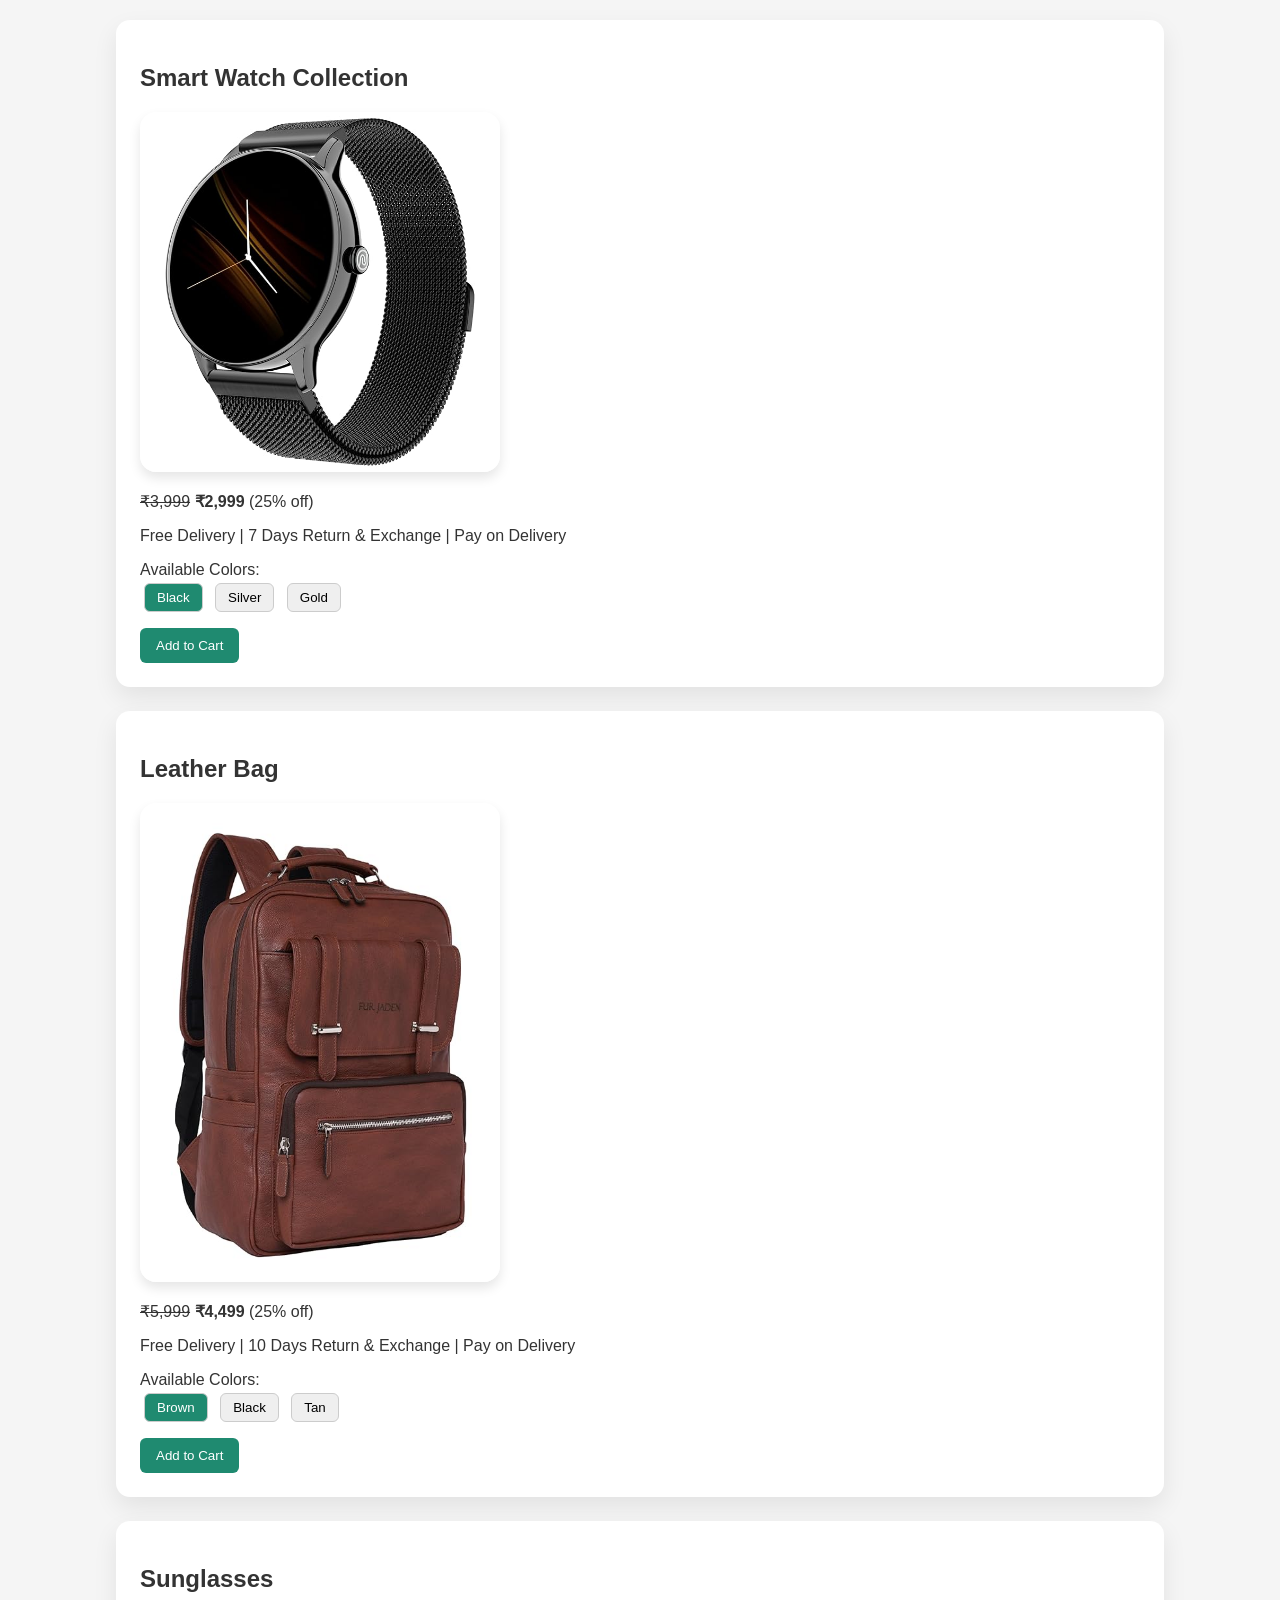
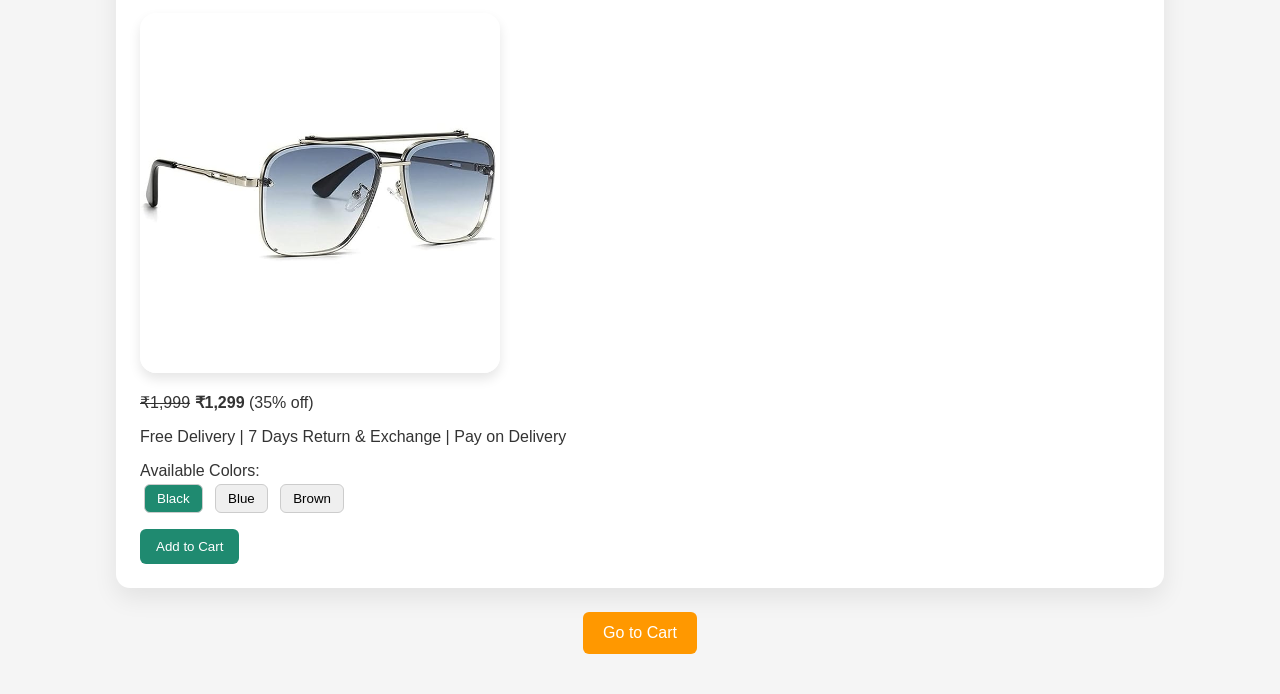
<file: accessories.html>
<!DOCTYPE html>
<html lang="en">
<head>
  <meta charset="UTF-8">
  <title>Accessories Collection</title>
  <link rel="icon" type="image/png" href="logo.png">
  <style>
    body {
      margin: 0;
      font-family: Arial, sans-serif;
      background: #f5f5f5;
      color: #333;
      padding: 20px;
    }
    .section {
      background: white;
      border-radius: 14px;
      box-shadow: 0 10px 24px rgba(0,0,0,0.08);
      padding: 24px;
      margin-bottom: 24px;
      max-width: 1000px;
      margin-left: auto;
      margin-right: auto;
    }
    .product-image img {
      max-width: 360px;
      border-radius: 16px;
      box-shadow: 0 6px 12px rgba(0,0,0,0.1);
    }
    .color-btn {
      margin: 4px;
      padding: 6px 12px;
      border: 1px solid #ccc;
      border-radius: 6px;
      cursor: pointer;
    }
    .color-btn.selected {
      background: #1f8a70;
      color: white;
    }
    .add-btn {
      background: #1f8a70;
      color: white;
      border: none;
      padding: 10px 16px;
      border-radius: 6px;
      cursor: pointer;
      margin-top: 12px;
    }
    .add-btn:hover {
      background: #16624f;
    }
    .cart-btn {
      display: block;
      margin: 20px auto;
      background: #ff9800;
      color: white;
      border: none;
      padding: 12px 20px;
      border-radius: 6px;
      cursor: pointer;
      font-size: 16px;
    }
    .cart-btn:hover {
      background: #e68900;
    }
  </style>
</head>
<body>
  <section class="section">
    <h2>Smart Watch Collection</h2>
    <div class="product-image">
      <img id="watchImage" src="black-watch.jpg" alt="Smart Watch">
    </div>
    <p><span style="text-decoration:line-through;">₹3,999</span> <strong>₹2,999</strong> (25% off)</p>
    <p>Free Delivery | 7 Days Return & Exchange | Pay on Delivery</p>
    <div class="colors">
      <label>Available Colors:</label><br>
      <button class="color-btn selected" onclick="selectAccessoryColor(this, 'Black', 'black-watch.jpg')">Black</button>
      <button class="color-btn" onclick="selectAccessoryColor(this, 'Silver', 'silver-watch.jpg')">Silver</button>
      <button class="color-btn" onclick="selectAccessoryColor(this, 'Gold', 'gold-watch.jpg')">Gold</button>
    </div>
    <button class="add-btn" onclick="addAccessoryToCart('Smart Watch', 2999, 'watchImage')">Add to Cart</button>
  </section>

  <section class="section">
    <h2>Leather Bag</h2>
    <div class="product-image">
      <img id="bagImage" src="tan-color-bag.jpg" alt="Leather Bag">
    </div>
    <p><span style="text-decoration:line-through;">₹5,999</span> <strong>₹4,499</strong> (25% off)</p>
    <p>Free Delivery | 10 Days Return & Exchange | Pay on Delivery</p>
    <div class="colors">
      <label>Available Colors:</label><br>
      <button class="color-btn selected" onclick="selectAccessoryColor(this, 'Brown', 'brown-color-bag.jpg')">Brown</button>
      <button class="color-btn" onclick="selectAccessoryColor(this, 'Black', 'black-color-bag.jpg')">Black</button>
      <button class="color-btn" onclick="selectAccessoryColor(this, 'Tan', 'tan-color-bag.jpg')">Tan</button>
    </div>
    <button class="add-btn" onclick="addAccessoryToCart('Leather Bag', 4499, 'bagImage')">Add to Cart</button>
  </section>

  <section class="section">
    <h2>Sunglasses</h2>
    <div class="product-image">
      <img id="sunglassesImage" src="sun-glasses-blue.jpg" alt="Sunglasses">
    </div>
    <p><span style="text-decoration:line-through;">₹1,999</span> <strong>₹1,299</strong> (35% off)</p>
    <p>Free Delivery | 7 Days Return & Exchange | Pay on Delivery</p>
    <div class="colors">
      <label>Available Colors:</label><br>
      <button class="color-btn selected" onclick="selectAccessoryColor(this, 'Black', 'sun-glasses-black.jpg')">Black</button>
      <button class="color-btn" onclick="selectAccessoryColor(this, 'Blue', 'sun-glasses-blue.jpg')">Blue</button>
      <button class="color-btn" onclick="selectAccessoryColor(this, 'Brown', 'sun-glasses-brown.jpg')">Brown</button>
    </div>
    <button class="add-btn" onclick="addAccessoryToCart('Sunglasses', 1299, 'sunglassesImage')">Add to Cart</button>
  </section>

  <!-- Go to Cart button -->
  <button class="cart-btn" onclick="goToCart()">Go to Cart</button>

  <script>
    function selectAccessoryColor(button, color, imagePath) {
      let siblings = button.parentNode.querySelectorAll('.color-btn');
      siblings.forEach(btn => btn.classList.remove('selected'));
      button.classList.add('selected');

      let section = button.closest('.section');
      let img = section.querySelector('img');
      img.src = imagePath;
    }

    function addAccessoryToCart(productName, price, imageId) {
      let cart = JSON.parse(localStorage.getItem("cart")) || [];
      let section = event.target.closest('.section');

      let selectedColorBtn = section.querySelector('.color-btn.selected');
      let color = selectedColorBtn ? selectedColorBtn.textContent : null;

      let imageElement = document.getElementById(imageId);
      let imagePath = imageElement ? imageElement.src : "images/default.jpg";

      let existing = cart.find(item => item.name === productName && item.color === color);
      if (existing) {
        existing.quantity += 1;
      } else {
        cart.push({ name: productName, price: price, color: color, image: imagePath, quantity: 1 });
      }

      localStorage.setItem("cart", JSON.stringify(cart));
      alert(productName + " (" + color + ") added to cart for ₹" + price);
    }

    function goToCart() {
      window.location.href = "cart.html";
    }
  </script>
</body>
</html>
</file>
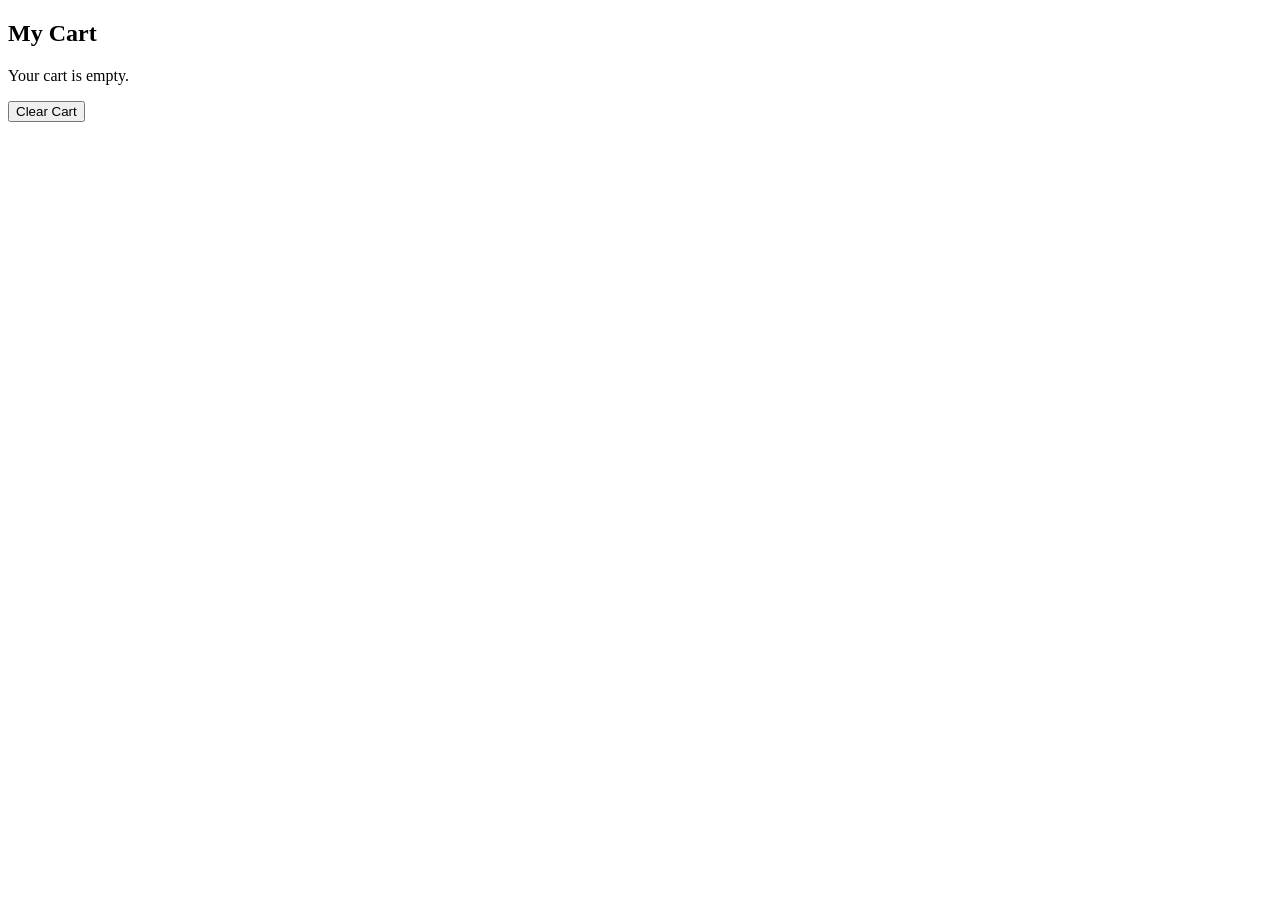
<file: cart.html>
<!DOCTYPE html>
<html lang="en">
<head>
  <meta charset="UTF-8">
  <title>Cart</title>
  <link rel="icon" type="image/png" href="public/images/logo.png">
</head>
<body>
  <h2>My Cart</h2>
  <section id="cartItems"></section>
  <p id="totalPrice"></p>
  <button onclick="clearCart()">Clear Cart</button>

  <script>
    function showCart() {
      let cart = JSON.parse(localStorage.getItem("cart")) || [];
      const cartItems = document.getElementById("cartItems");
      const totalPrice = document.getElementById("totalPrice");
      cartItems.innerHTML = "";
      let total = 0;

      if (cart.length === 0) {
        cartItems.innerHTML = "<p>Your cart is empty.</p>";
        totalPrice.innerHTML = "";
        return;
      }

      cart.forEach((item, index) => {
        let name = item.name || "Unknown Product";
        let price = item.price || 0;
        let quantity = item.quantity || 1;
        let image = item.image || "images/default.jpg";

        total += price * quantity;

        cartItems.innerHTML += `
          <div class="cart-item" style="display:flex;align-items:center;gap:15px;margin-bottom:10px;">
            <img src="${image}" alt="${name}" style="width:80px;height:80px;object-fit:cover;border-radius:6px;">
            <div>
              <p><strong>${name}</strong> - ₹${price}</p>
              <p>Quantity: ${quantity}</p>
              <button onclick="changeQuantity(${index}, 1)">+</button>
              <button onclick="changeQuantity(${index}, -1)">-</button>
              <button onclick="removeFromCart(${index})">Remove</button>
            </div>
          </div>
        `;
      });

      totalPrice.innerHTML = `<strong>Total: ₹${total}</strong>`;
    }

    function changeQuantity(index, delta) {
      let cart = JSON.parse(localStorage.getItem("cart")) || [];
      cart[index].quantity = (cart[index].quantity || 1) + delta;
      if (cart[index].quantity <= 0) {
        cart.splice(index, 1);
      }
      localStorage.setItem("cart", JSON.stringify(cart));
      showCart();
    }

    function removeFromCart(index) {
      let cart = JSON.parse(localStorage.getItem("cart")) || [];
      cart.splice(index, 1);
      localStorage.setItem("cart", JSON.stringify(cart));
      showCart();
    }

    function clearCart() {
      localStorage.removeItem("cart");
      showCart();
    }

    document.addEventListener("DOMContentLoaded", showCart);

    // ✅ Unified addToCart function
    function addToCart(productName, price, imagePath) {
      let cart = JSON.parse(localStorage.getItem("cart")) || [];
      let existing = cart.find(item => item.name === productName);

      if (existing) {
        existing.quantity += 1;
      } else {
        cart.push({
          name: productName,
          price: price,
          image: imagePath || "images/default.jpg",
          quantity: 1
        });
      }

      localStorage.setItem("cart", JSON.stringify(cart));
      alert(productName + " added to cart!");
    }



    function openCart() {
      window.location.href = "cart.html";
    }

    
  </script>
</body>
</html>
</file>
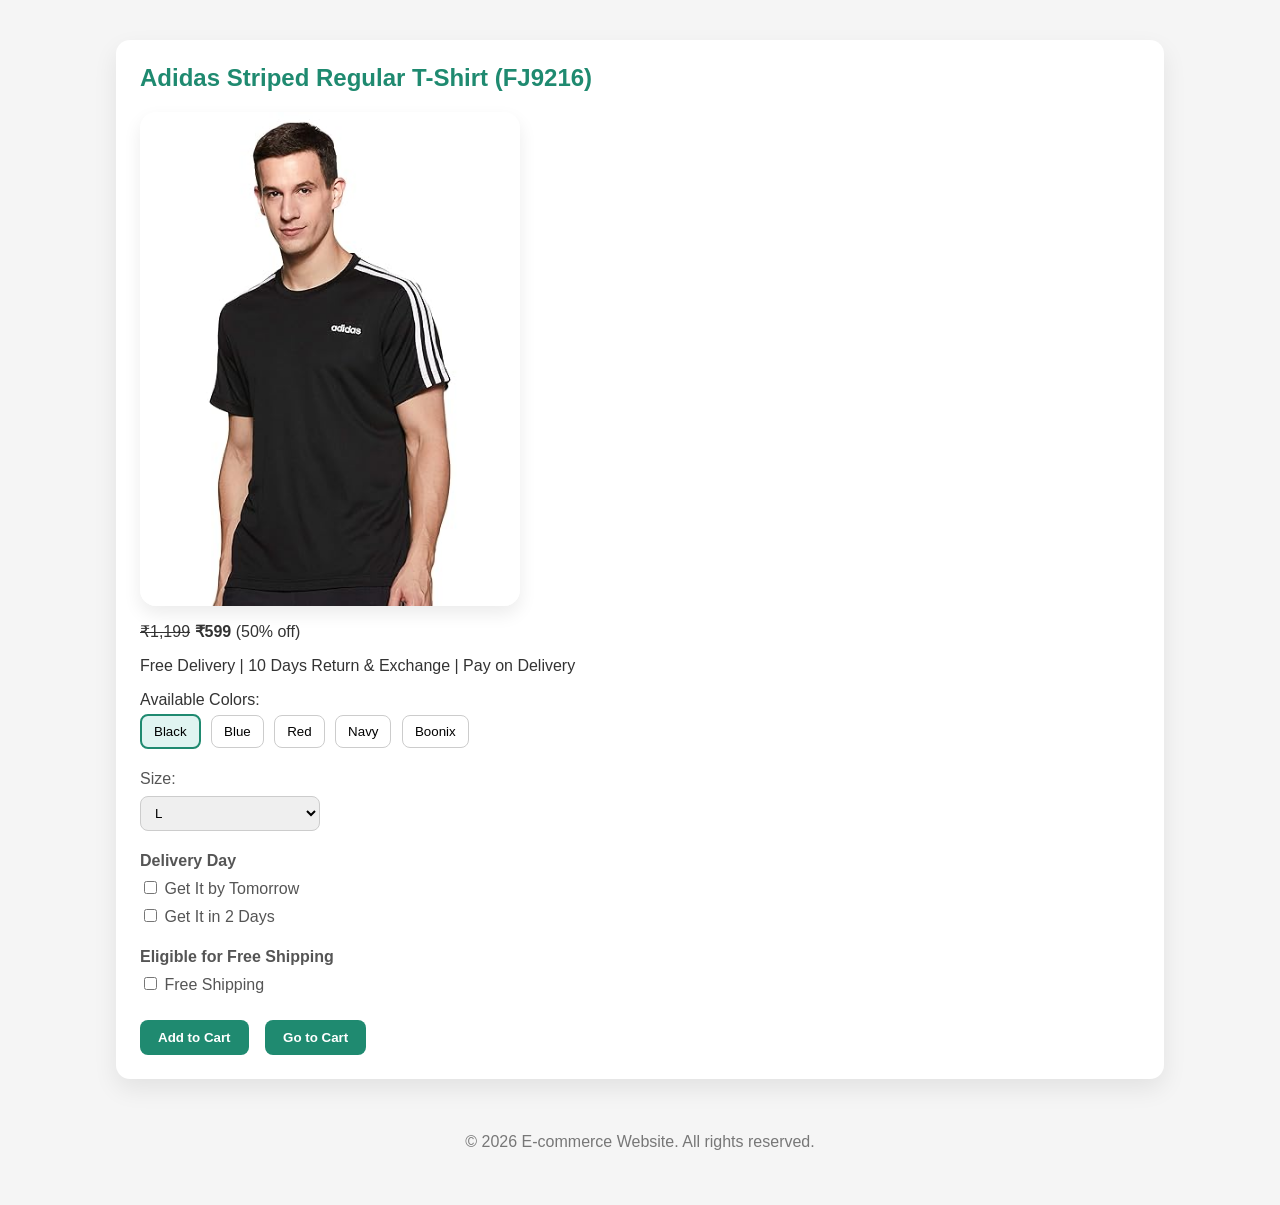
<file: mens-wear-collection.html>
<!DOCTYPE html>
<html lang="en">
<head>
  <meta charset="UTF-8">
  <title>Men's Wear Collection</title>
  <link rel="icon" type="image/png" href="logo.png">
  <style>
    body {
      margin: 0;
      font-family: Arial, sans-serif;
      background: #f5f5f5;
      color: #333;
      padding: 20px;
    }
    .section {
      background: white;
      border-radius: 14px;
      box-shadow: 0 10px 24px rgba(0,0,0,0.08);
      padding: 24px;
      margin: 20px auto;
      max-width: 1000px;
    }
    .section h2 {
      margin-top: 0;
      color: #1f8a70;
    }
    .product-image {
      max-width: 380px;
      margin-bottom: 16px;
      border-radius: 16px;
      overflow: hidden;
      box-shadow: 0 8px 18px rgba(0,0,0,0.08);
    }
    .product-image img {
      width: 100%;
      height: auto;
      display: block;
    }
    .colors {
      margin: 12px 0;
    }
    .color-btn {
      padding: 8px 12px;
      margin: 5px 6px 5px 0;
      border: 1px solid #ccc;
      border-radius: 8px;
      background-color: white;
      cursor: pointer;
      transition: border-color 0.25s ease, background-color 0.25s ease;
    }
    .color-btn:hover {
      border-color: #1f8a70;
      background: #f0faf9;
    }
    .color-btn.selected {
      border: 2px solid #1f8a70;
      background-color: #e0f4f1;
    }
    .sizes,
    .filters {
      margin: 16px 0;
    }
    .sizes label,
    .filters h4 {
      margin-bottom: 8px;
      display: block;
      color: #555;
    }
    select {
      padding: 8px 10px;
      border-radius: 8px;
      border: 1px solid #ccc;
      width: 180px;
    }
    .filters label {
      display: block;
      margin-bottom: 8px;
      color: #555;
    }
    .btn {
      padding: 10px 18px;
      margin: 10px 12px 0 0;
      border: none;
      border-radius: 8px;
      cursor: pointer;
      background-color: #1f8a70;
      color: white;
      font-weight: bold;
      transition: background-color 0.25s ease, transform 0.15s ease;
    }
    .btn:hover {
      background-color: #166957;
      transform: translateY(-1px);
    }
    .footer {
      text-align: center;
      padding: 18px 0;
      color: #777;
    }
  </style>
</head>
<body>

  <section class="section">
    <h2>Adidas Striped Regular T-Shirt (FJ9216)</h2>

    <div class="product-image">
      <img id="mainImage" src="black-tshirt.jpg" alt="Adidas Striped Regular T-Shirt">
    </div>

    <p><span style="text-decoration:line-through;">₹1,199</span> <strong>₹599</strong> (50% off)</p>
    <p>Free Delivery | 10 Days Return & Exchange | Pay on Delivery</p>

    <div class="colors">
      <label>Available Colors:</label><br>
      <button class="color-btn selected" onclick="selectShirtColor(this, 'Black', 'black-tshirt.jpg')">Black</button>
      <button class="color-btn" onclick="selectShirtColor(this, 'Blue', 'blue-tshirt.jpg')">Blue</button>
      <button class="color-btn" onclick="selectShirtColor(this, 'Red', 'red-tshirt.jpg')">Red</button>
      <button class="color-btn" onclick="selectShirtColor(this, 'Navy', 'navy-tshirt.jpg')">Navy</button>
      <button class="color-btn" onclick="selectShirtColor(this, 'Boonix', 'boonix-tshirt.jpg')">Boonix</button>
    </div>

    <div class="sizes">
      <label for="sizeSelect">Size:</label>
      <select id="sizeSelect">
        <option value="XS">XS</option>
        <option value="S">S</option>
        <option value="M">M</option>
        <option value="L" selected>L</option>
        <option value="XL">XL</option>
        <option value="2XL">2XL</option>
      </select>
    </div>

    <div class="filters">
      <h4>Delivery Day</h4>
      <label><input type="checkbox" /> Get It by Tomorrow</label>
      <label><input type="checkbox" /> Get It in 2 Days</label>
      <h4>Eligible for Free Shipping</h4>
      <label><input type="checkbox" /> Free Shipping</label>
    </div>

    <button class="btn" onclick="addSelectedShirtToCart()">Add to Cart</button>
    <button class="btn" onclick="openCart()">Go to Cart</button>
  </section>

  <footer class="footer">
    <p>&copy; 2026 E-commerce Website. All rights reserved.</p>
  </footer>

  <script>
    let selectedShirtColor = 'Black';
    let selectedShirtImage = 'black-tshirt.jpg';

    function selectShirtColor(button, color, imageUrl) {
      selectedShirtColor = color;
      selectedShirtImage = imageUrl;
      document.getElementById('mainImage').src = imageUrl;
      document.querySelectorAll('.color-btn').forEach(btn => btn.classList.remove('selected'));
      button.classList.add('selected');
    }

    function addSelectedShirtToCart() {
      const size = document.getElementById('sizeSelect').value;
      const productName = `Adidas T-Shirt - ${selectedShirtColor} - Size ${size}`;
      const product = {
        id: `${selectedShirtColor}-${size}`,
        name: productName,
        price: 599,
        image: selectedShirtImage
      };

      let cart = JSON.parse(localStorage.getItem('cart')) || [];
      const exists = cart.find(item => item.id === product.id);
      if (!exists) {
        cart.push(product);
        localStorage.setItem('cart', JSON.stringify(cart));
        alert(`${product.name} added to cart!`);
      } else {
        alert(`${product.name} is already in your cart.`);
      }
    }

    function openCart() {
      window.location.href = 'cart.html';
    }
  </script>
</body>
</html>
</file>
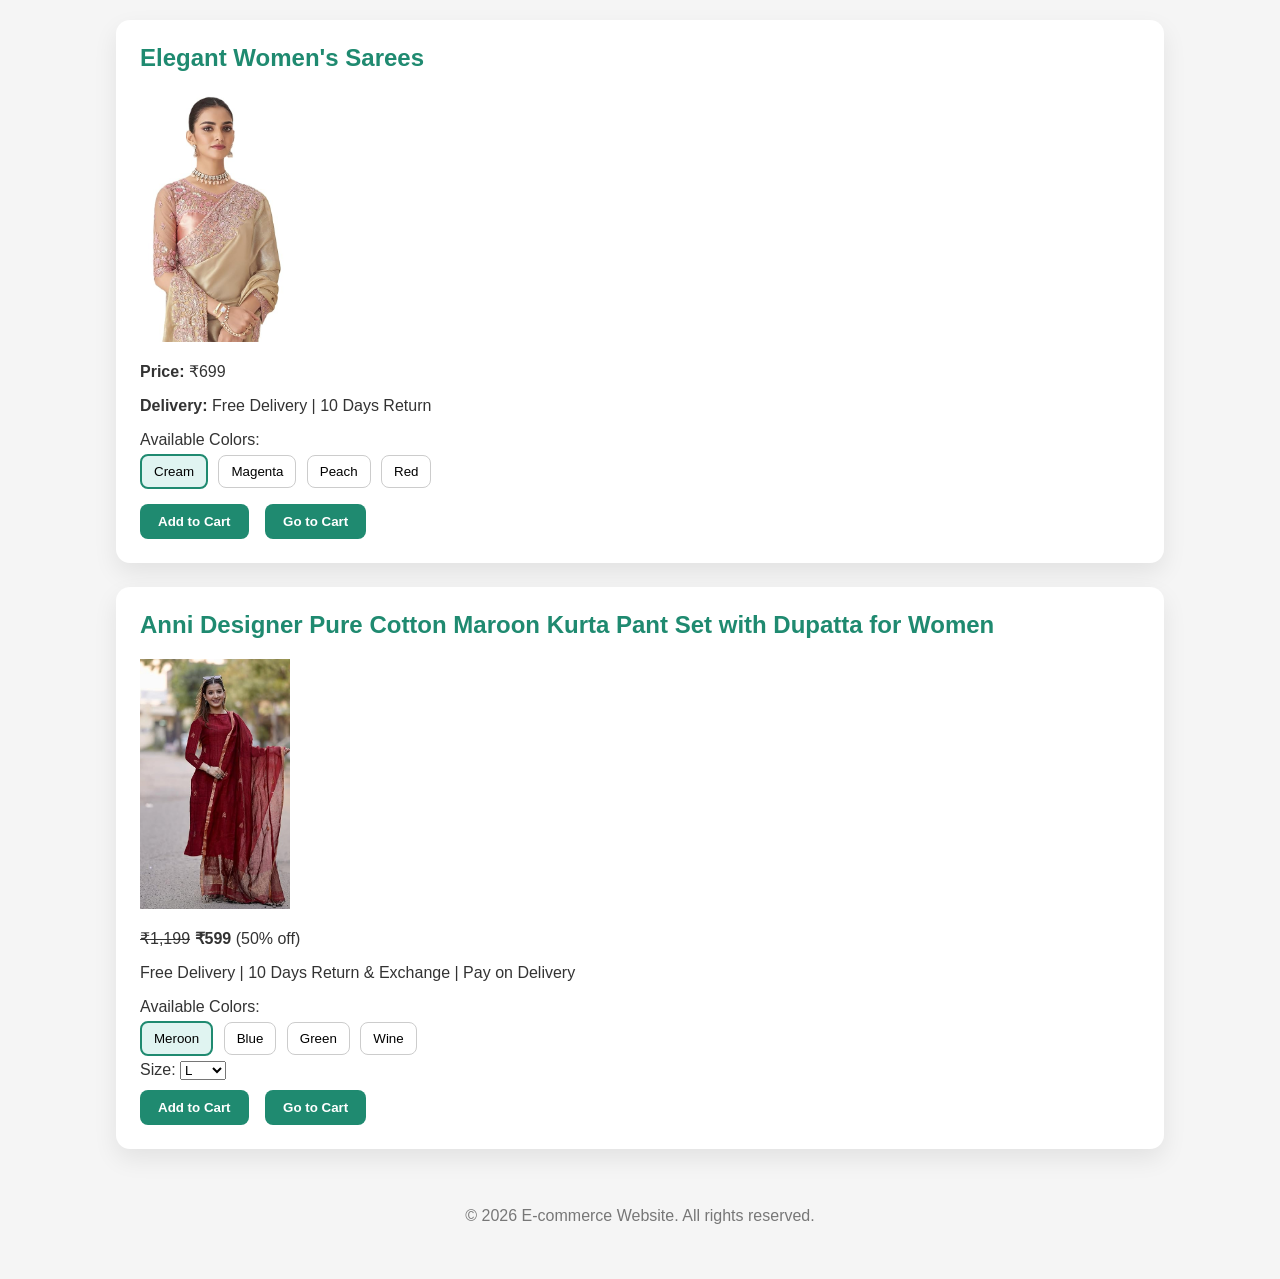
<file: womens-wear.html>
<!DOCTYPE html>
<html>
<head>
  <title>Women's Wear Collection</title>
  <link rel="icon" type="image/png" href="logo.png">
  <style>
    body {
      margin: 0;
      font-family: Arial, sans-serif;
      background: #f5f5f5;
      color: #333;
      padding: 20px;
    }
    .section {
      background: white;
      border-radius: 14px;
      box-shadow: 0 10px 24px rgba(0,0,0,0.08);
      padding: 24px;
      margin-bottom: 24px;
      max-width: 1000px;
      margin-left: auto;
      margin-right: auto;
    }
    .section h2 {
      margin-top: 0;
      color: #1f8a70;
    }
    .product {
  display: flex;
  align-items: flex-start;
  gap: 20px;   /* space between image and details */
}
.product-image img {
  width: 150px;
  height: 250px;
  object-fit: cover;
}
.product-details {
  flex: 1;   /* take remaining space */
}

    .color-btn {
      padding: 8px 12px;
      margin: 5px 6px 5px 0;
      border: 1px solid #ccc;
      border-radius: 8px;
      background-color: white;
      cursor: pointer;
      transition: border-color 0.25s ease, background-color 0.25s ease;
    }
    .color-btn:hover {
      border-color: #1f8a70;
      background: #f0faf9;
    }
    .color-btn.selected {
      border: 2px solid #1f8a70;
      background-color: #e0f4f1;
    }
    .btn {
      padding: 10px 18px;
      margin: 10px 12px 0 0;
      border: none;
      border-radius: 8px;
      cursor: pointer;
      background-color: #1f8a70;
      color: white;
      font-weight: bold;
      transition: background-color 0.25s ease, transform 0.15s ease;
    }
    .btn:hover {
      background-color: #166957;
      transform: translateY(-1px);
    }
    .footer {
      text-align: center;
      padding: 18px 0;
      color: #777;
    }
  </style>
</head>
<body>

  <!-- Saree Section -->
  <section class="section">
    <h2>Elegant Women's Sarees</h2>
    <div class="product-image">
      <img id="sareeImage" src="saree-cream.jpg" alt="Women Saree">
    </div>

    <p><strong>Price:</strong> ₹699</p>
    <p><strong>Delivery:</strong> Free Delivery | 10 Days Return</p>

    <div class="colors saree-colors">
      <label>Available Colors:</label><br>
      <button type="button" class="color-btn selected" onclick="selectSareeColor(this,'Cream','saree-cream.jpg')">Cream</button>
      <button type="button" class="color-btn" onclick="selectSareeColor(this,'Magenta','saree-megenta.jpg')">Magenta</button>
      <button type="button" class="color-btn" onclick="selectSareeColor(this,'Peach','saree.jpg')">Peach</button>
      <button type="button" class="color-btn" onclick="selectSareeColor(this,'Red','saree-red.jpg')">Red</button>
    </div>

    <button type="button" class="btn" onclick="addSelectedSareeToCart()">Add to Cart</button>
    <button type="button" class="btn" onclick="openCart()">Go to Cart</button>
  </section>

  <!-- Kurta Section -->
  <section class="section">
    <h2>Anni Designer Pure Cotton Maroon Kurta Pant Set with Dupatta for Women</h2>
    <div class="product-image">
      <img id="kurtaImage" src="womens-ethicks-wear.jpg" alt="Kurta Pant Set">
    </div>

    <p><span style="text-decoration:line-through;">₹1,199</span> <strong>₹599</strong> (50% off)</p>
    <p>Free Delivery | 10 Days Return & Exchange | Pay on Delivery</p>

    <div class="colors kurta-colors">
      <label>Available Colors:</label><br>
      <button class="color-btn selected" onclick="selectKurtaColor(this, 'Meroon', 'womens-ethicks-wear.jpg')">Meroon</button>
      <button class="color-btn" onclick="selectKurtaColor(this, 'Blue', 'womens-ethicks-wear1.jpg')">Blue</button>
      <button class="color-btn" onclick="selectKurtaColor(this, 'Green', 'womens-ethicks-wear2.jpg')">Green</button>
      <button class="color-btn" onclick="selectKurtaColor(this, 'Wine', 'womens-ethicks-wear5.jpg')">Wine</button>
    </div>

    <div class="sizes">
      <label for="kurtaSizeSelect">Size:</label>
      <select id="kurtaSizeSelect">
        <option value="XS">XS</option>
        <option value="S">S</option>
        <option value="M">M</option>
        <option value="L" selected>L</option>
        <option value="XL">XL</option>
        <option value="2XL">2XL</option>
      </select>
    </div>

    <button class="btn" onclick="addSelectedKurtaToCart()">Add to Cart</button>
    <button class="btn" onclick="openCart()">Go to Cart</button>
  </section>

  <footer class="footer">
    <p>&copy; 2026 E-commerce Website. All rights reserved.</p>
  </footer>

  <script>
    // Saree Logic
    let selectedSareeColor = 'Cream';
    let selectedSareeImage = 'saree-cream.jpg';

    function selectSareeColor(button, color, imageUrl) {
      selectedSareeColor = color;
      selectedSareeImage = imageUrl;
      document.getElementById('sareeImage').src = imageUrl;
      document.querySelectorAll('.saree-colors .color-btn').forEach(btn => btn.classList.remove('selected'));
      button.classList.add('selected');
    }

    function addSelectedSareeToCart() {
      const productName = `Elegant Women's Saree - ${selectedSareeColor}`;
      let cart = JSON.parse(localStorage.getItem("cart")) || [];
      let existing = cart.find(item => item.name === productName);
      if (existing) {
        existing.quantity += 1;
      } else {
        cart.push({ name: productName, price: 699, image: selectedSareeImage, quantity: 1 });
      }
      localStorage.setItem("cart", JSON.stringify(cart));
      alert(`${productName} added to cart!`);
    }

    // Kurta Logic
    let selectedKurtaColor = 'Meroon';
    let selectedKurtaImage = 'womens-ethicks-wear.jpg';

    function selectKurtaColor(button, color, imageUrl) {
      selectedKurtaColor = color;
      selectedKurtaImage = imageUrl;
      document.getElementById('kurtaImage').src = imageUrl;
      document.querySelectorAll('.kurta-colors .color-btn').forEach(btn => btn.classList.remove('selected'));
      button.classList.add('selected');
    }

    function addSelectedKurtaToCart() {
      const size = document.getElementById('kurtaSizeSelect').value;
      const productName = `Kurta Pant Set - ${selectedKurtaColor} - Size ${size}`;
      let cart = JSON.parse(localStorage.getItem("cart")) || [];
      let existing = cart.find(item => item.name === productName);
      if (existing) {
        existing.quantity += 1;
      } else {
        cart.push({ name: productName, price: 599, image: selectedKurtaImage, quantity: 1 });
      }
      localStorage.setItem("cart", JSON.stringify(cart));
      alert(`${productName} added to cart!`);
    }

    // Common Cart Redirect
    function openCart() {
      window.location.href = "cart.html";
    }
  </script>
</body>
</html>
</file>
